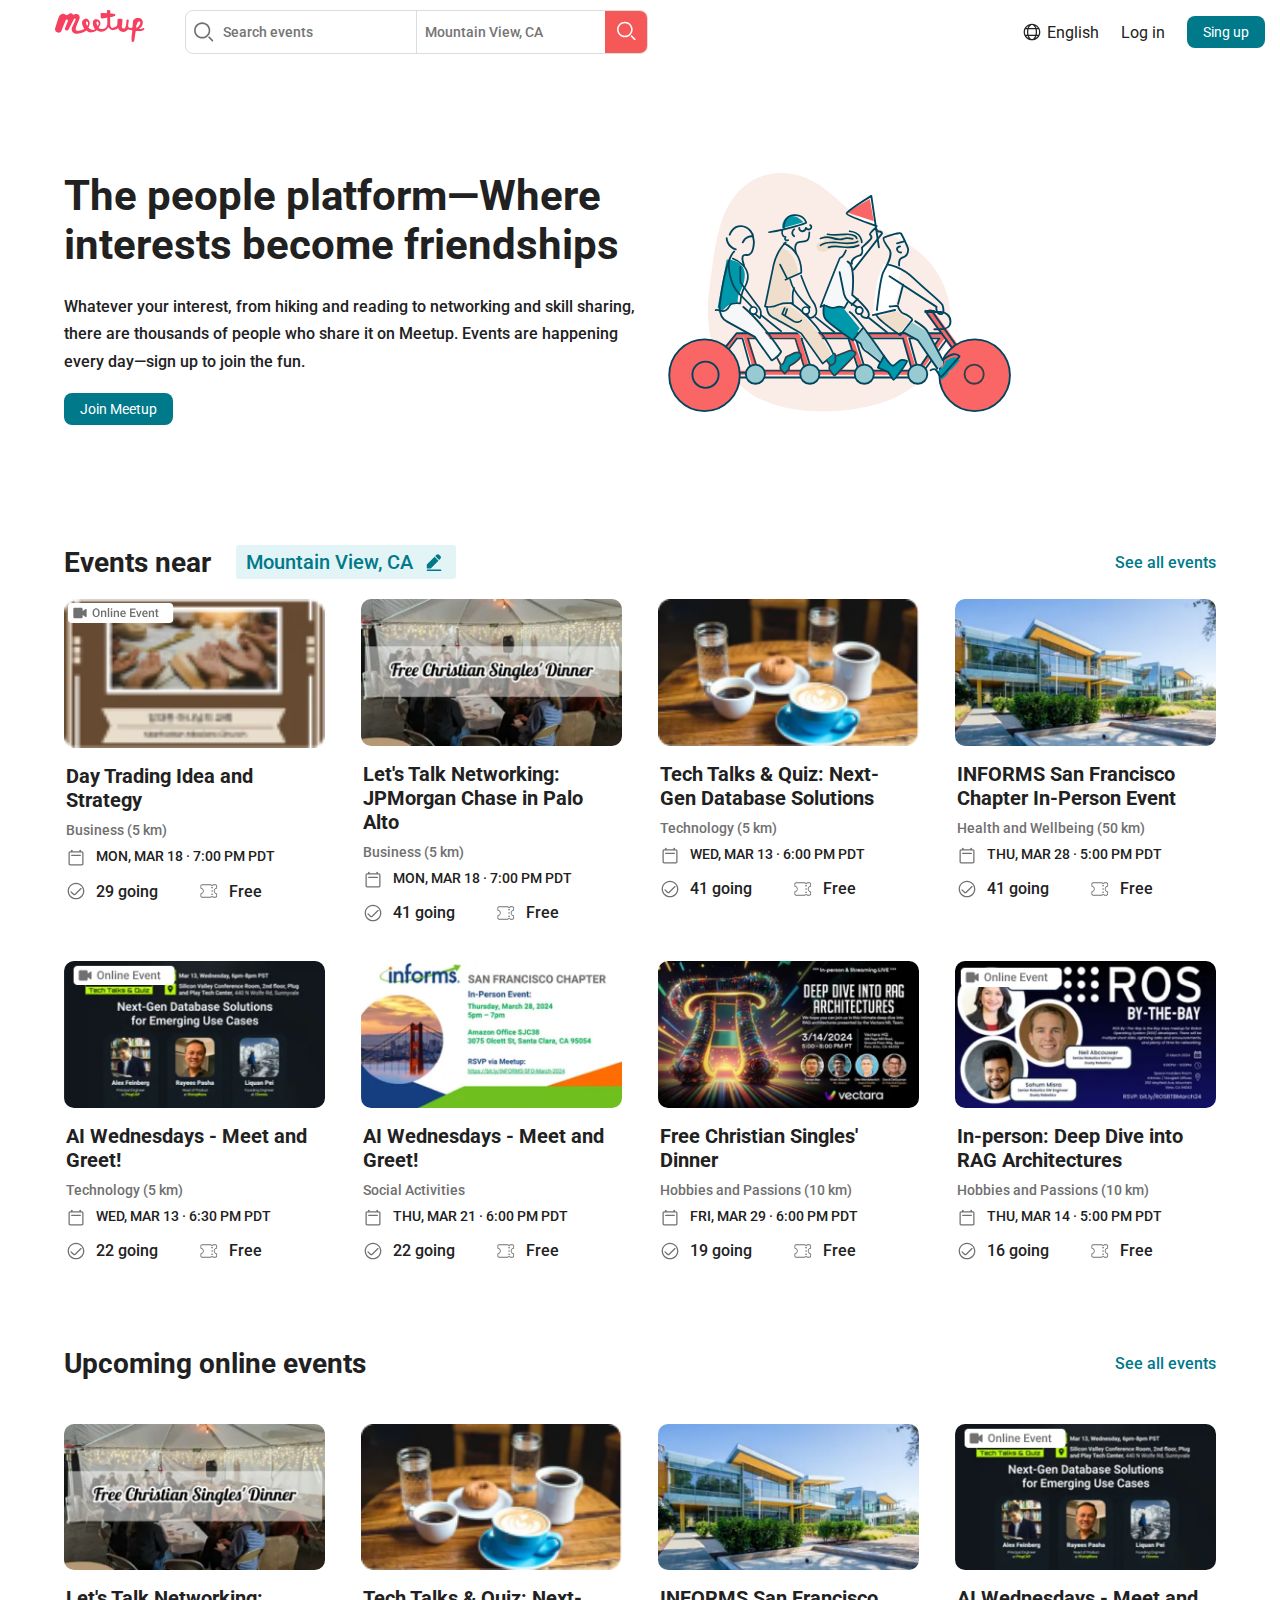
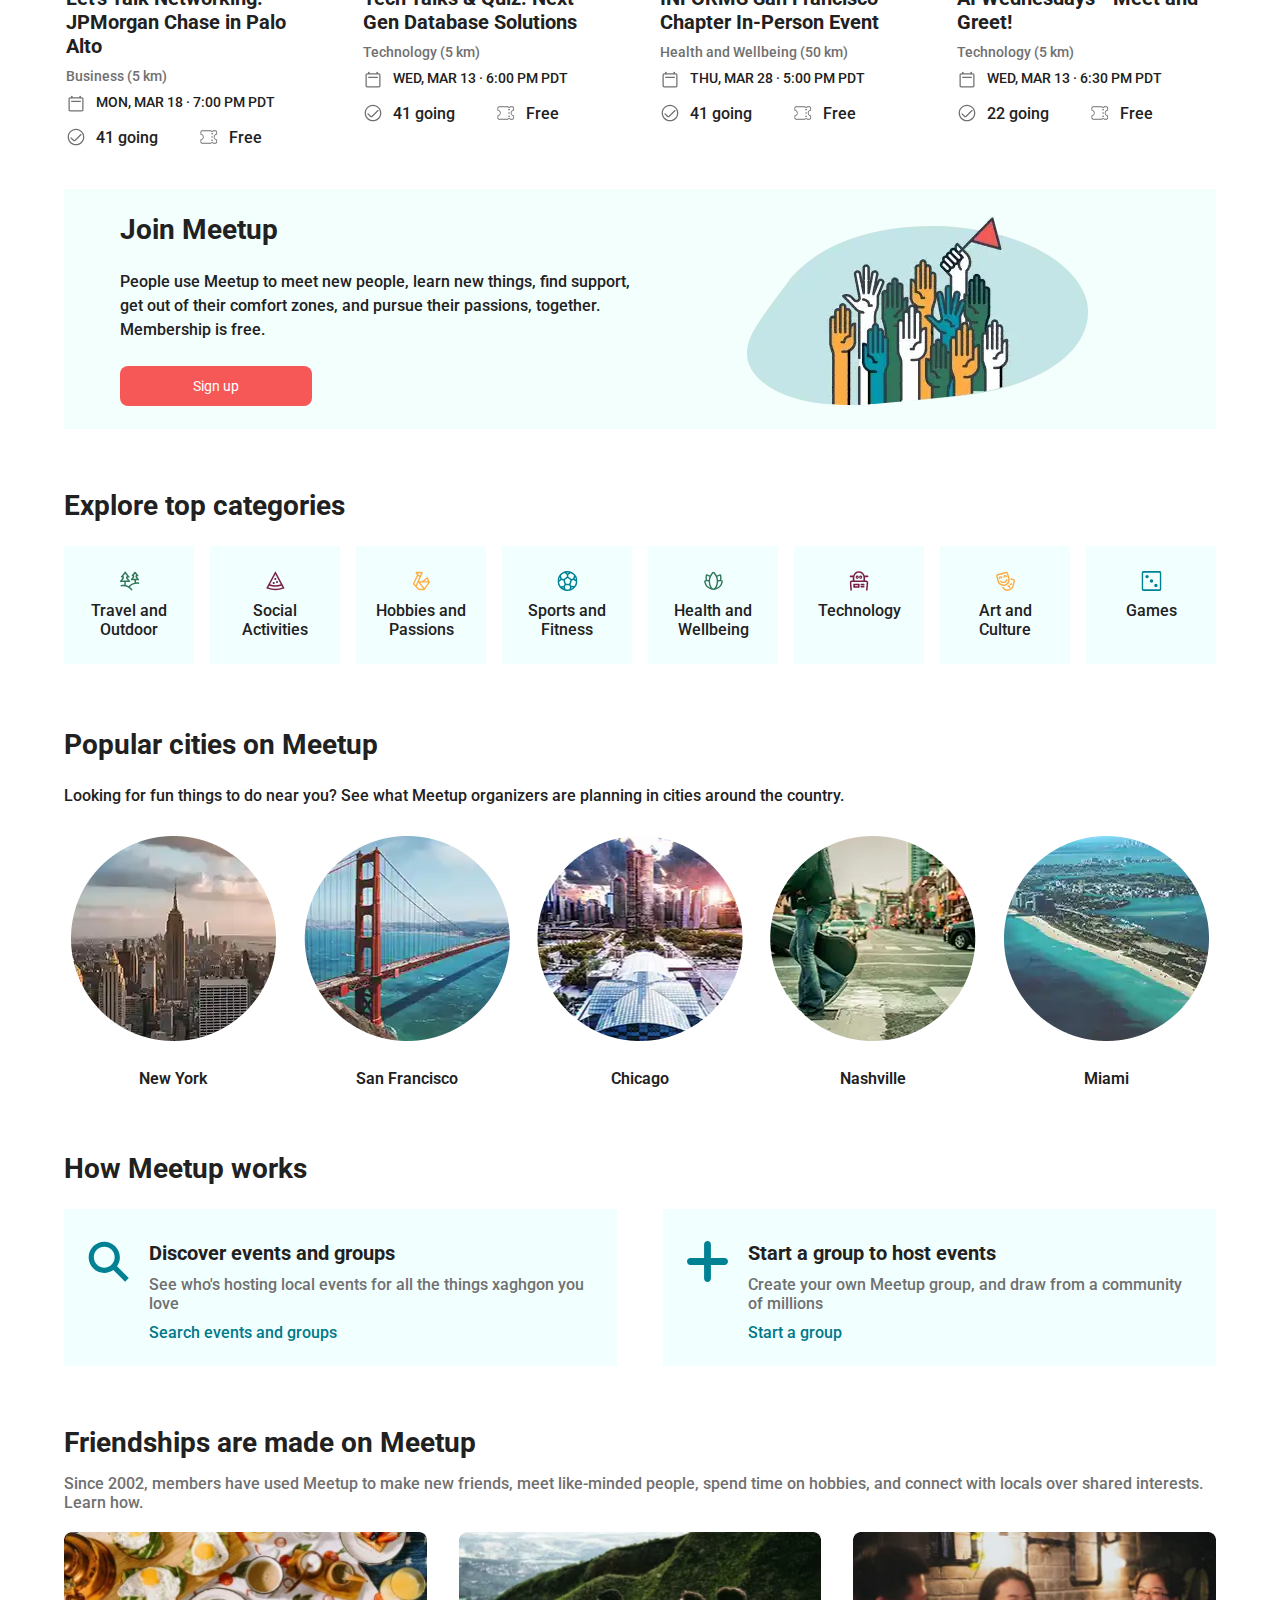
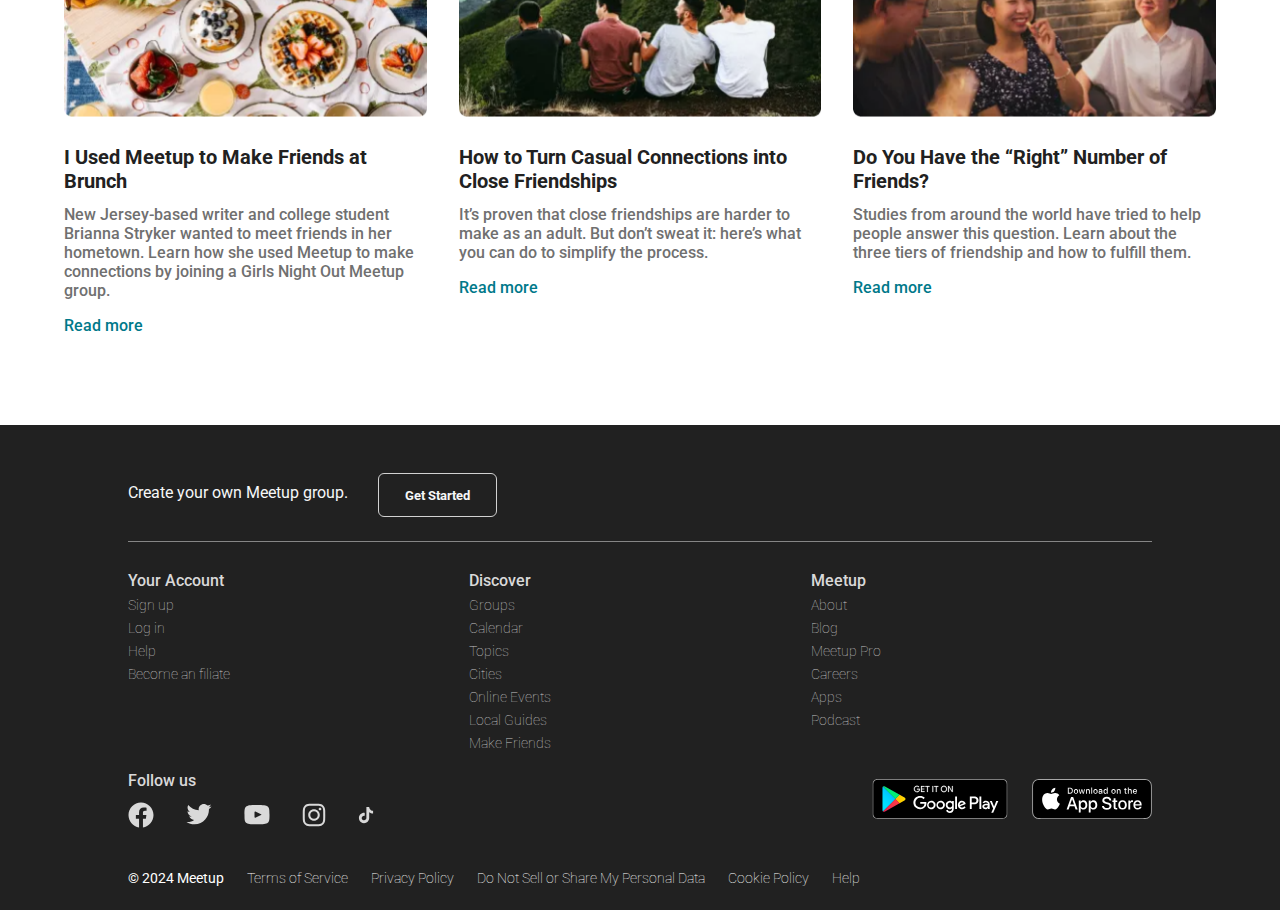
<file: index.html>
<!DOCTYPE html>
<html lang="en">
  <head>
    <meta charset="UTF-8" />
    <meta name="viewport" content="width=device-width, initial-scale=1.0" />
    <title>Document</title>
    <link rel="stylesheet" href="./css/styles.css" />
    <link rel="preconnect" href="https://fonts.googleapis.com" />
    <link rel="preconnect" href="https://fonts.gstatic.com" crossorigin />
    <link
      href="https://fonts.googleapis.com/css2?family=Roboto:ital,wght@0,100;0,300;0,400;0,500;0,700;0,900;1,100;1,300;1,400;1,500;1,700;1,900&display=swap"
      rel="stylesheet"
    />
  </head>
  <body>
    <section class="main">
      <div class="main-header">
        <div class="header">
          <div class="header_left">
            <div class="header_left-logo">
              <a href="second.html">
                <img src="./icons/Vector.svg" alt="" />
              </a>
            </div>
            <form class="header_left-form">
              <div class="header_left-inp">
                <img src="./icons/VectorSearch.svg" alt="img" />
                <input
                  class="small-p"
                  type="text"
                  placeholder="Search events"
                />
              </div>
              <div class="header_left-inp2">
                <input
                  class="small-p"
                  type="text"
                  placeholder="Mountain View, CA"
                />
                <button class="header_left-btn">
                  <img src="./icons/VectorSS.svg" alt="" />
                </button>
              </div>
            </form>
          </div>

          <div class="header_right">
            <div class="header_right-language">
              <img src="./icons/SVG.svg" alt="" />
              <a class="head-a" href="#">English</a>
            </div>
            <div class="header_right-link">
              <a href="#" id="login-trigger">Log in</a>
            </div>
            <button class="btn Sing-up">Sing up</button>
          </div>
        </div>

        <div class="header_plus">
          <div class="header_left-inp3">
            <div class="header_left-inp2-cont">
              <img src="./icons/VectorSearch.svg" alt="img" />
              <input class="small-p" type="text" placeholder="Search events" />
            </div>
            <button class="header_left-btn2">
              <img src="./icons/VectorSS.svg" alt="" />
            </button>
          </div>
        </div>
      </div>
    </section>

    <section class="main">
      <div class="container">
        <div class="main-1">
          <div class="main-1-left">
            <h1>The people platform—Where interests become friendships</h1>
            <p>
              Whatever your interest, from hiking and reading to networking and
              skill sharing, there are thousands of people who share it on
              Meetup. Events are happening every day—sign up to join the fun.
            </p>
            <div class="main-1_btn">
              <a href="second.html" class="btn">Join Meetup</a>
            </div>
          </div>
          <div class="main-1-right">
            <img src="./icons/irl_event.svg.svg" alt="" />
          </div>
        </div>
        <div class="main-2">
          <h1>The people platform—Where interests become friendships</h1>
          <p>
            Whatever your interest, from hiking and reading to networking and
            skill sharing, there are thousands of people who share it on Meetup.
            Events are happening every day—sign up to join the fun.
          </p>
          <div class="main-1-right">
            <img src="./icons/irl_event.svg.svg" alt="" />
          </div>
        </div>
      </div>
    </section>

    <section class="main">
      <div class="container">
        <div class="event">
          <div class="event_title">
            <div class="event_title-title">
              <h2>Events near</h2>
              <div class="event_title-notes">
                <div class="event_title-city">
                  <p>Mountain View, CA</p>
                  <img src="./icons/Link → SVG.svg" alt="" />
                </div>
              </div>
            </div>

            <div class="event_title-link">
              <a href="#">See all events</a>
            </div>
          </div>

          <div class="event_grid">
            <a
              href="https://www.investopedia.com/articles/trading/06/daytradingretail.asp"
            >

              <div class="event_grid-cont cont1">
                <div class="event_grids-img">
                  <img
                    class="cont_grig-img"
                    src="./img/event_518898207.webp.png"
                    alt=""
                  />
                  <div class="event_grid-absolut-box">                   
                      <img src="./icons/Online Event.svg" alt="" />                  
                  </div>
                </div>
                <div class="event_grid-text">
                  <h3>Day Trading Idea and Strategy</h3>
                  <p class="small-p">Business (5 km)</p>
                  <div class="cont_small-up">
                    <img src="./icons/SVG31.svg" alt="" />
                    <p class="small-up">Mon, Mar 18 · 7:00 PM PDT</p>
                  </div>
                  <div class="cont_small-free">
                    <div class="small_going going">
                      <img src="./icons/SVG33.svg" alt="" />
                      <p>29 going</p>
                    </div>
                    <div class="small_free going">
                      <img src="./icons/SVG32.svg" alt="" />
                      <p>Free</p>
                    </div>
                  </div>
                  <div class="event_grid-text-attendes1">
                    <p class="small-p small-p-new">99 attendees</p>
                    <img src="./icons/VectorAttendes.svg" alt="" />
                  </div>
                </div>

                <div class="event_grid-text-new">
                  <div class="cont_small-up">
                    <p class="small-up">Mon, Mar 18 · 7:00 PM PDT</p>
                  </div>
                  <h3>Day Trading Idea and Strategy</h3>
                  <p class="small-p">Business (5 km)</p>

                  <div class="cont_small-free">
                    <div class="small_going going">
                      <img src="./icons/SVG51.svg" alt="" />
                      <p>Online</p>
                    </div>
                  </div>
                  <div class="event_grid-text-attendes1">
                    <p class="small-p small-p-new">99 attendees</p>
                    <img src="./icons/VectorAttendes.svg" alt="" />
                  </div>
                </div>

                

              </div>
            </a>

            <a
              href="https://www.linkedin.com/posts/justinmarklawrence_lets-talk-engineering-networking-jpmorgan-activity-7167399121853538304-1r3Z"
            >
              <div class="event_grid-cont cont2" id="event-2">
                <div class="event_grids-img">
                  <img
                    class="cont_grig-img"
                    src="./img/event_519189715.webp.png"
                    alt=""
                  />
                </div>
                <div class="event_grid-text">
                  <h3>Let's Talk Networking: JPMorgan Chase in Palo Alto</h3>
                  <p class="small-p">Business (5 km)</p>
                  <div class="cont_small-up">
                    <img src="./icons/SVG31.svg" alt="" />
                    <p class="small-up">Mon, Mar 18 · 7:00 PM PDT</p>
                  </div>
                  <div class="cont_small-free">
                    <div class="small_going going">
                      <img src="./icons/SVG33.svg" alt="" />
                      <p>41 going</p>
                    </div>
                    <div class="small_free going">
                      <img src="./icons/SVG32.svg" alt="" />
                      <p>Free</p>
                    </div>
                  </div>
                </div>

                <div class="event_grid-text-new">
                  <div class="cont_small-up">
                    <p class="small-up">Mon, Mar 18 · 7:00 PM PDT</p>
                  </div>
                  <h3>Day Trading Idea and Strategy</h3>
                  <p class="small-p">Business (5 km)</p>

                  <div class="cont_small-free">
                    <div class="small_going going">
                      <img src="./icons/SVG51.svg" alt="" />
                      <p>Online</p>
                    </div>
                  </div>
                  <p class="small-p small-p-new">99 attendees</p>
                </div>
              </div>
            </a>

            <a href="https://www.aicamp.ai/event/eventdetails/W2024031318">
              <div class="event_grid-cont cont3">
                <div class="event_grids-img">
                  <img
                    class="cont_grig-img"
                    src="./img/event_519218942.webp.png"
                    alt=""
                  />
                </div>
                <div class="event_grid-text">
                  <h3>Tech Talks & Quiz: Next- Gen Database Solutions</h3>
                  <p class="small-p">Technology (5 km)</p>
                  <div class="cont_small-up">
                    <img src="./icons/SVG31.svg" alt="" />
                    <p class="small-up">Wed, Mar 13 · 6:00 PM PDT</p>
                  </div>
                  <div class="cont_small-free">
                    <div class="small_going going">
                      <img src="./icons/SVG33.svg" alt="" />
                      <p>41 going</p>
                    </div>
                    <div class="small_free going">
                      <img src="./icons/SVG32.svg" alt="" />
                      <p>Free</p>
                    </div>
                  </div>
                </div>

                <div class="event_grid-text-new">
                  <div class="cont_small-up">
                    <p class="small-up">Mon, Mar 18 · 7:00 PM PDT</p>
                  </div>
                  <h3>Day Trading Idea and Strategy</h3>
                  <p class="small-p">Business (5 km)</p>

                  <div class="cont_small-free">
                    <div class="small_going going">
                      <img src="./icons/SVG51.svg" alt="" />
                      <p>Online</p>
                    </div>
                  </div>
                  <p class="small-p small-p-new">99 attendees</p>
                </div>
              </div>
            </a>

            <a
              href="https://www.amaconferencecenters.org/san-francisco/?gad_source=1&gclid=Cj0KCQjwltKxBhDMARIsAG8KnqWn8Hqvr7nVqySHVLEWSzUXsM8-EbKjZupFlp6-6C9P8r0vrR8QNYoaAh2QEALw_wcB"
            >
              <div class="event_grid-cont cont4">
                <div class="event_grids-img">
                  <img
                    class="cont_grig-img"
                    src="./img/event_519345287.webp.png"
                    alt=""
                  />
                </div>
                <div class="event_grid-text">
                  <h3>INFORMS San Francisco Chapter In-Person Event</h3>
                  <p class="small-p">Health and Wellbeing (50 km)</p>
                  <div class="cont_small-up">
                    <img src="./icons/SVG31.svg" alt="" />
                    <p class="small-up">Thu, Mar 28 · 5:00 PM PDT</p>
                  </div>
                  <div class="cont_small-free">
                    <div class="small_going going">
                      <img src="./icons/SVG33.svg" alt="" />
                      <p>41 going</p>
                    </div>
                    <div class="small_free going">
                      <img src="./icons/SVG32.svg" alt="" />
                      <p>Free</p>
                    </div>
                  </div>
                </div>

                <div class="event_grid-text-new">
                  <div class="cont_small-up">
                    <p class="small-up">Thu, Mar 28 · 5:00 PM PDT</p>
                  </div>
                  <h3>INFORMS San Francisco Chapter In-Person Event</h3>
                  <p class="small-p">Health and Wellbeing (50 km)</p>

                  <div class="cont_small-free">
                    <div class="small_going going">
                      <img src="./icons/SVG51.svg" alt="" />
                      <p>Online</p>
                    </div>
                  </div>
                  <p class="small-p small-p-new">22 attendees</p>
                </div>
              </div>
            </a>

            <a
              href="https://www.ai-expo.net/europe/?gad_source=1&gclid=Cj0KCQjwltKxBhDMARIsAG8KnqXBfc4pge3GqHrnPZhh2WqTTLk8N8GJG8SPHsghFjtrGuBOY4_xUngaAjHMEALw_wcB"
            >
              <div class="event_grid-cont cont5">
                <div class="event_grids-img">
                  <img
                    class="cont_grig-img"
                    src="./img/event_519446442.webp.png"
                    alt=""
                  />
                </div>
                <div class="event_grid-text">
                  <h3>AI Wednesdays - Meet and Greet!</h3>
                  <p class="small-p">Technology (5 km)</p>
                  <div class="cont_small-up">
                    <img src="./icons/SVG31.svg" alt="" />
                    <p class="small-up">Wed, Mar 13 · 6:30 PM PDT</p>
                  </div>
                  <div class="cont_small-free">
                    <div class="small_going going">
                      <img src="./icons/SVG33.svg" alt="" />
                      <p>22 going</p>
                    </div>
                    <div class="small_free going">
                      <img src="./icons/SVG32.svg" alt="" />
                      <p>Free</p>
                    </div>
                  </div>
                </div>

                <div class="event_grid-text-new">
                  <div class="cont_small-up">
                    <p class="small-up">Wed, Mar 13 · 6:30 PM PDT</p>
                  </div>
                  <h3>AI Wednesdays - Meet and Greet!</h3>
                  <p class="small-p">Technology (5 km)</p>

                  <div class="cont_small-free">
                    <div class="small_going going">
                      <img src="./icons/SVG51.svg" alt="" />
                      <p>Online</p>
                    </div>
                  </div>
                  <p class="small-p small-p-new">22 attendees</p>
                </div>
              </div>
            </a>

            <a href="https://www.meetup.com/ai-wednesdays/">
              <div class="event_grid-cont cont6">
                <div class="event_grids-img">
                  <img
                    class="cont_grig-img"
                    src="./img/event_519596732.webp.png"
                    alt=""
                  />
                </div>
                <div class="event_grid-text">
                  <h3>AI Wednesdays - Meet and Greet!</h3>
                  <p class="small-p">Social Activities</p>
                  <div class="cont_small-up">
                    <img src="./icons/SVG31.svg" alt="" />
                    <p class="small-up">Thu, Mar 21 · 6:00 PM PDT</p>
                  </div>
                  <div class="cont_small-free">
                    <div class="small_going going">
                      <img src="./icons/SVG33.svg" alt="" />
                      <p>22 going</p>
                    </div>
                    <div class="small_free going">
                      <img src="./icons/SVG32.svg" alt="" />
                      <p>Free</p>
                    </div>
                  </div>
                </div>

                <div class="event_grid-text-new">
                  <div class="cont_small-up">
                    <p class="small-up">Thu, Mar 21 · 6:00 PM PDT</p>
                  </div>
                  <h3>AI Wednesdays - Meet and Greet!</h3>
                  <p class="small-p">Social Activities</p>

                  <div class="cont_small-free">
                    <div class="small_going going">
                      <img src="./icons/SVG51.svg" alt="" />
                      <p>Online</p>
                    </div>
                  </div>
                  <p class="small-p small-p-new">22 attendees</p>
                </div>
              </div>
            </a>

            <a
              href="https://www.eventbrite.com/e/free-christian-singles-dinner-tickets-572041771337"
            >
              <div class="event_grid-cont cont7">
                <div class="event_grids-img">
                  <img
                    class="cont_grig-img"
                    src="./img/event_519614558.webp.png"
                    alt=""
                  />
                </div>
                <div class="event_grid-text">
                  <h3>Free Christian Singles' Dinner</h3>
                  <p class="small-p">Hobbies and Passions (10 km)</p>
                  <div class="cont_small-up">
                    <img src="./icons/SVG31.svg" alt="" />
                    <p class="small-up">Fri, Mar 29 · 6:00 PM PDT</p>
                  </div>
                  <div class="cont_small-free">
                    <div class="small_going going">
                      <img src="./icons/SVG33.svg" alt="" />
                      <p>19 going</p>
                    </div>
                    <div class="small_free going">
                      <img src="./icons/SVG32.svg" alt="" />
                      <p>Free</p>
                    </div>
                  </div>
                </div>

                <div class="event_grid-text-new">
                  <div class="cont_small-up">
                    <p class="small-up">Fri, Mar 29 · 6:00 PM PDT</p>
                  </div>
                  <h3>Free Christian Singles' Dinner</h3>
                  <p class="small-p">Hobbies and Passions (10 km)</p>

                  <div class="cont_small-free">
                    <div class="small_going going">
                      <img src="./icons/SVG51.svg" alt="" />
                      <p>Online</p>
                    </div>
                  </div>
                  <p class="small-p small-p-new">19 attendees</p>
                </div>
              </div>
            </a>

            <a href="https://www.crowdcast.io/c/0twktt8eklrp">
              <div class="event_grid-cont cont8">
                <div class="event_grids-img">
                  <img
                    class="cont_grig-img"
                    src="./img/event_519616239.webp.png"
                    alt=""
                  />
                </div>
                <div class="event_grid-text">
                  <h3>In-person: Deep Dive into RAG Architectures</h3>
                  <p class="small-p">Hobbies and Passions (10 km)</p>
                  <div class="cont_small-up">
                    <img src="./icons/SVG31.svg" alt="" />
                    <p class="small-up">Thu, Mar 14 · 5:00 PM PDT</p>
                  </div>
                  <div class="cont_small-free">
                    <div class="small_going going">
                      <img src="./icons/SVG33.svg" alt="" />
                      <p>16 going</p>
                    </div>
                    <div class="small_free going">
                      <img src="./icons/SVG32.svg" alt="" />
                      <p>Free</p>
                    </div>
                  </div>
                </div>

                <div class="event_grid-text-new">
                  <div class="cont_small-up">
                    <p class="small-up">Thu, Mar 14 · 5:00 PM PDT</p>
                  </div>
                  <h3>In-person: Deep Dive into RAG Architectures</h3>
                  <p class="small-p">Hobbies and Passions (10 km)</p>

                  <div class="cont_small-free">
                    <div class="small_going going">
                      <img src="./icons/SVG51.svg" alt="" />
                      <p>Online</p>
                    </div>
                  </div>
                  <p class="small-p small-p-new">16 attendees</p>
                </div>
              </div>
            </a>
          </div>

          <div class="event_title event_title2">
            <div class="event_title-title">
              <h2>Upcoming online events</h2>
            </div>
            <div class="event_title-link">
              <a href="#">See all events</a>
            </div>
          </div>

          <div class="event_grid1 event_grid">
            <div class="event_grid-cont cont1">
              <div class="event_grids-img">
                <img
                  class="cont_grig-img"
                  src="./img/event_519189715.webp.png"
                  alt=""
                />
              </div>
              <div class="event_grid-text">
                <h3>Let's Talk Networking: JPMorgan Chase in Palo Alto</h3>
                <p class="small-p">Business (5 km)</p>
                <div class="cont_small-up">
                  <img src="./icons/SVG31.svg" alt="" />
                  <p class="small-up">Mon, Mar 18 · 7:00 PM PDT</p>
                </div>
                <div class="cont_small-free">
                  <div class="small_going going">
                    <img src="./icons/SVG33.svg" alt="" />
                    <p>41 going</p>
                  </div>
                  <div class="small_free going">
                    <img src="./icons/SVG32.svg" alt="" />
                    <p>Free</p>
                  </div>
                </div>
              </div>

              <div class="event_grid-text-new">
                <div class="cont_small-up">
                  <p class="small-up">Mon, Mar 18 · 7:00 PM PDT</p>
                </div>
                <h3>Day Trading Idea and Strategy</h3>
                <p class="small-p">Business (5 km)</p>

                <div class="cont_small-free">
                  <div class="small_going going">
                    <img src="./icons/SVG51.svg" alt="" />
                    <p>Online</p>
                  </div>
                </div>
                <p class="small-p small-p-new">99 attendees</p>
              </div>
            </div>

            <div class="event_grid-cont cont1">
              <div class="event_grids-img">
                <img
                  class="cont_grig-img"
                  src="./img/event_519218942.webp.png"
                  alt=""
                />
              </div>
              <div class="event_grid-text">
                <h3>Tech Talks & Quiz: Next- Gen Database Solutions</h3>
                <p class="small-p">Technology (5 km)</p>
                <div class="cont_small-up">
                  <img src="./icons/SVG31.svg" alt="" />
                  <p class="small-up">Wed, Mar 13 · 6:00 PM PDT</p>
                </div>
                <div class="cont_small-free">
                  <div class="small_going going">
                    <img src="./icons/SVG33.svg" alt="" />
                    <p>41 going</p>
                  </div>
                  <div class="small_free going">
                    <img src="./icons/SVG32.svg" alt="" />
                    <p>Free</p>
                  </div>
                </div>
              </div>

              <div class="event_grid-text-new">
                <div class="cont_small-up">
                  <p class="small-up">Mon, Mar 18 · 7:00 PM PDT</p>
                </div>
                <h3>Day Trading Idea and Strategy</h3>
                <p class="small-p">Business (5 km)</p>

                <div class="cont_small-free">
                  <div class="small_going going">
                    <img src="./icons/SVG51.svg" alt="" />
                    <p>Online</p>
                  </div>
                </div>
                <p class="small-p small-p-new">99 attendees</p>
              </div>
            </div>

            <div class="event_grid-cont cont4 cont33">
              <div class="event_grids-img">
                <img
                  class="cont_grig-img"
                  src="./img/event_519345287.webp.png"
                  alt=""
                />
              </div>
              <div class="event_grid-text">
                <h3>INFORMS San Francisco Chapter In-Person Event</h3>
                <p class="small-p">Health and Wellbeing (50 km)</p>
                <div class="cont_small-up">
                  <img src="./icons/SVG31.svg" alt="" />
                  <p class="small-up">Thu, Mar 28 · 5:00 PM PDT</p>
                </div>
                <div class="cont_small-free">
                  <div class="small_going going">
                    <img src="./icons/SVG33.svg" alt="" />
                    <p>41 going</p>
                  </div>
                  <div class="small_free going">
                    <img src="./icons/SVG32.svg" alt="" />
                    <p>Free</p>
                  </div>
                </div>
              </div>

              <div class="event_grid-text-new">
                <div class="cont_small-up">
                  <p class="small-up">Thu, Mar 28 · 5:00 PM PDT</p>
                </div>
                <h3>INFORMS San Francisco Chapter In-Person Event</h3>
                <p class="small-p">Health and Wellbeing (50 km)</p>

                <div class="cont_small-free">
                  <div class="small_going going">
                    <img src="./icons/SVG51.svg" alt="" />
                    <p>Online</p>
                  </div>
                </div>
                <p class="small-p small-p-new">22 attendees</p>
              </div>
            </div>

            <div class="event_grid-cont cont5 cont44">
              <div class="event_grids-img">
                <img
                  class="cont_grig-img"
                  src="./img/event_519446442.webp.png"
                  alt=""
                />
              </div>
              <div class="event_grid-text">
                <h3>AI Wednesdays - Meet and Greet!</h3>
                <p class="small-p">Technology (5 km)</p>
                <div class="cont_small-up">
                  <img src="./icons/SVG31.svg" alt="" />
                  <p class="small-up">Wed, Mar 13 · 6:30 PM PDT</p>
                </div>
                <div class="cont_small-free">
                  <div class="small_going going">
                    <img src="./icons/SVG33.svg" alt="" />
                    <p>22 going</p>
                  </div>
                  <div class="small_free going">
                    <img src="./icons/SVG32.svg" alt="" />
                    <p>Free</p>
                  </div>
                </div>
              </div>

              <div class="event_grid-text-new">
                <div class="cont_small-up">
                  <p class="small-up">Wed, Mar 13 · 6:30 PM PDT</p>
                </div>
                <h3>AI Wednesdays - Meet and Greet!</h3>
                <p class="small-p">Technology (5 km)</p>

                <div class="cont_small-free">
                  <div class="small_going going">
                    <img src="./icons/SVG51.svg" alt="" />
                    <p>Online</p>
                  </div>
                </div>
                <p class="small-p small-p-new">22 attendees</p>
              </div>
            </div>

            <!-- ------------------- -->
          </div>
        </div>
      </div>
    </section>

    <section class="main end-box">
      <div class="container">
        <div class="join">
          <div class="join_left">
            <div class="join_left-title">
              <h2 class="join_left-h2">Join Meetup</h2>
            </div>
            <div class="join_left-text">
              <p>
                People use Meetup to meet new people, learn new things, find
                support, get out of their comfort zones, and pursue their
                passions, together. Membership is free.
              </p>
            </div>
            <div class="join_btn-red">
              <button class="btn btn-red">Sign up</button>
            </div>
          </div>

          <div class="join_right">
            <div class="join_left-title2">
              <h2 class="join_left-h2-new join_left-h2">Join Meetup</h2>
            </div>
            <div class="join_right-img">
              <img src="./icons/imageHand.svg" alt="" />
            </div>
            <div class="join_left-text2">
              <p>
                People use Meetup to meet new people, learn new things, find
                support, get out of their comfort zones, and pursue their
                passions, together. Membership is free.
              </p>
            </div>
            <div class="join_btn-red2">
              <button class="new-btn-red">Sign up</button>
            </div>
          </div>
        </div>

        <div class="explore">
          <div class="explore_title">
            <h2 class="join_left-h2">Explore top categories</h2>
          </div>
          <div class="explore_container">
            <div class="explore_cont ex-cont">
              <img src="./icons/travel_and_outdoor.svg.svg" alt="" />
              <p>Travel and Outdoor</p>
            </div>

            <div class="explore_cont ex-cont">
              <img src="./icons/social_activities.svg.svg" alt="" />
              <p>Social Activities</p>
            </div>

            <div class="explore_cont ex-cont">
              <img src="./icons/hobbies_and_passions.svg.svg" alt="" />
              <p>Hobbies and Passions</p>
            </div>

            <div class="explore_cont ex-cont">
              <img src="./icons/sports_and_fitness.svg.svg" alt="" />
              <p>Sports and Fitness</p>
            </div>

            <div class="explore_cont ex-cont">
              <img src="./icons/Vector61.svg" alt="" />
              <p>Health and Wellbeing</p>
            </div>

            <div class="explore_cont ex-cont">
              <img src="./icons/technology.svg.svg" alt="" />
              <p>Technology</p>
            </div>

            <div class="explore_cont ex-cont">
              <img src="./icons/art_and_culture.svg.svg" alt="" />
              <p>Art and Culture</p>
            </div>

            <div class="explore_cont ex-cont">
              <img src="./icons/games.svg fill.svg" alt="" />
              <p>Games</p>
            </div>
          </div>
        </div>

        <div class="popular">
          <h2 class="join_left-h2">Popular cities on Meetup</h2>
          <p>
            Looking for fun things to do near you? See what Meetup organizers
            are planning in cities around the country.
          </p>
          <div class="popular_round">
            <div class="round_cont">
              <div class="round_cont-img">
                <img src="./img/Link → new_york.webp.png" alt="" />
              </div>
              <a href="#">New York</a>
            </div>
            <div class="round_cont">
              <div class="round_cont-img">
                <img src="./img/Link → san_francisco.webp.png" alt="" />
              </div>
              <a href="#">San Francisco</a>
            </div>
            <div class="round_cont">
              <div class="round_cont-img">
                <img src="./img/Link → chicago.webp.png" alt="" />
              </div>
              <a href="#">Chicago</a>
            </div>
            <div class="round_cont">
              <div class="round_cont-img">
                <img src="./img/Link → nashville.webp.png" alt="" />
              </div>
              <a href="#">Nashville</a>
            </div>
            <div class="round_cont round_cont5">
              <div class="round_cont-img">
                <img src="./img/Link → miami.webp.png" alt="" />
              </div>
              <a href="#">Miami</a>
            </div>
          </div>
        </div>

        <h2 class="join_left-h2">How Meetup works</h2>
        <div class="how">
          <div class="how_left how_cont1">
            <div class="how_left-link">
              <img src="./icons/search.svg fill.svg" alt="" />
            </div>
            <div class="how_left-text">
              <h3>Discover events and groups</h3>
              <p>
                See who's hosting local events for all the things xaghgon you
                love
              </p>
              <a class="a_green" href="#">Search events and groups</a>
            </div>
          </div>

          <div class="how_left how_cont1">
            <div class="how_left-link">
              <img src="./icons/plus.svg.svg" alt="" />
            </div>
            <div class="how_left-text">
              <h3>Start a group to host events</h3>
              <p>
                Create your own Meetup group, and draw from a community of
                millions
              </p>
              <a class="a_green" href="#">Start a group</a>
            </div>
          </div>
        </div>

        <div class="friendship_title">
          <h2 class="join_left-h2">Friendships are made on Meetup</h2>
          <p>
            Since 2002, members have used Meetup to make new friends, meet
            like-minded people, spend time on hobbies, and connect with locals
            over shared interests. Learn how.
          </p>
        </div>

        <div class="friendship">
          <div class="friendship_container">
            <div class="friendship_container-img">
              <img src="./img/Link → first_article.webp.png" alt="" />
            </div>
            <h3>I Used Meetup to Make Friends at Brunch</h3>
            <p>
              New Jersey-based writer and college student Brianna Stryker wanted
              to meet friends in her hometown. Learn how she used Meetup to make
              connections by joining a Girls Night Out Meetup group.
            </p>
            <a class="a_green" href="#">Read more</a>
          </div>

          <div class="friendship_container">
            <div class="friendship_container-img">
              <img src="./img/Link → second_article.webp.png" alt="" />
            </div>
            <h3>How to Turn Casual Connections into Close Friendships</h3>
            <p>
              It’s proven that close friendships are harder to make as an adult.
              But don’t sweat it: here’s what you can do to simplify the
              process.
            </p>
            <a class="a_green" href="#">Read more</a>
          </div>

          <div class="friendship_container fr_cont3">
            <div class="friendship_container-img">
              <img src="./img/Link → third_article.webp.png" alt="" />
            </div>
            <h3>Do You Have the “Right” Number of Friends?</h3>
            <p>
              Studies from around the world have tried to help people answer
              this question. Learn about the three tiers of friendship and how
              to fulfill them.
            </p>
            <a class="a_green" href="#">Read more</a>
          </div>
        </div>
      </div>
    </section>

    <footer class="main">
      <div class="foot_main">
        <div class="footer_main">
          <div class="footer_title">
            <p>Create your own Meetup group.</p>
            <button>Get Started</button>
          </div>
          <div class="footer_nav">
            <div class="footer_nav-list">
              <p class="footer-p">Your Account</p>
              <a>Sign up</a>
              <a>Log in</a>
              <a>Help</a>
              <a>Become an filiate</a>
              <a></a>
              <a></a>
              <a></a>
            </div>
            <div class="footer_nav-list">
              <p class="footer-p">Discover</p>
              <a>Groups</a>
              <a>Calendar</a>
              <a>Topics</a>
              <a>Cities</a>
              <a>Online Events</a>
              <a>Local Guides</a>
              <a>Make Friends</a>
            </div>
            <div class="footer_nav-list">
              <p class="footer-p">Meetup</p>
              <a>About</a>
              <a>Blog</a>
              <a>Meetup Pro</a>
              <a>Careers</a>
              <a>Apps</a>
              <a>Podcast</a>
              <a></a>
            </div>
          </div>

          <div class="footer_follow">
            <div class="footer_web">
              <p class="footer-p">Follow us</p>
              <div class="footer_faceb">
                <a href=""><img src="./icons/Vector41.svg" alt="" /></a>
                <a href=""><img src="./icons/Vector42.svg" alt="" /></a>
                <a href=""><img src="./icons/Vector43.svg" alt="" /></a>
                <a href=""><img src="./icons/Vector44.svg" alt="" /></a>
                <a href=""><img src="./icons/Vector45.svg" alt="" /></a>
              </div>
            </div>
            <div class="footer_goit">
              <img src="./icons/download_en-US.svg.svg" alt="" />
              <img src="./icons/GroupApp.svg" alt="" />
            </div>
          </div>

          <div class="footer_end">
            <a class="footer_end-p">© 2024 Meetup</a>
            <p>Terms of Service</p>
            <p>Privacy Policy</p>
            <p>Do Not Sell or Share My Personal Data</p>
            <p>Cookie Policy</p>
            <p>Help</p>
          </div>
          <div class="footer_end-end">
            <p class="footer_end-p">© 2024 Meetup</p>
          </div>
        </div>
      </div>
    </footer>

    <script type="module" src="./main.js"></script>
  </body>
</html>
</file>
<file: css/styles.css>
@import url(header.css);
@import url(footer.css);
@import url(main.css);
@import url(event.css);
@import url(end-join.css);
@import url(explore.css);
@import url(second.css);
@import url(sign-up.css);

* {
  margin: 0;
  padding: 0;
  box-sizing: border-box;
  font-family: "Roboto", sans-serif;
  border: none;
  outline: none;
  text-decoration: none;
  list-style: none;
}

:root {
  --green: #00798a;
  --light-green: #bbe7ed;
  --color-main: #212121;
  --color-light: #707070;
  --color-white-footer: #c5c4c4;
  --color-light-footer: #f6f7f8;
  --bg-red-btn: #f65858;

  --fs-h1: 42px;
  --fs-h2: 28px;
  --fs-h3: 20px;
  --fs-p-small: 14px;

  --darkened-green: #00798ae6;
  --dark-light-green: #97cad1e6;
  --dark-light-green: #e32359e6;

  --light-border: #dcdcdc;
}
body {
  color: var(--color-main);
  background-color: #F5F5F5;
}

.main {
  max-width: 1512px;
  margin: 0 auto;
  background-color: #ffffff;
}
.container {
  max-width: 1196px;
  background-color: #fff;
  margin: 0 auto;
}

h1 {
  font-size: var(--fs-h1);
}
h2 {
  font-size: var(--fs-h2);
}
h3 {
  font-size: var(--fs-h3);
}
a {
  color: var(--color-main);
}
p {
  font-weight: 500;
}
.a_green {
  color: var(--green);
  font-weight: 500;
}
.small-p {
  font-size: var(--fs-p-small);
  color: var(--color-light);
  font-weight: 500;
}
.small-up {
  font-size: var(--fs-p-small);
  color: var(--color-light);
  text-transform: uppercase;
  font-weight: 500;
}
.btn {
  background-color: var(--green);
  color: white;
  border-radius: 8px;
  padding: 8px 16px;
  font-size: var(--fs-p-small);
}
.btn-red {
  background-color: var(--bg-red-btn);
  color: white;
  border-radius: 8px;
  padding: 8px 16px;
  font-size: var(--fs-p-small);
}
button:hover {
  box-shadow: 0 2px 5px #c1c1c1;
}
.btn:hover {
  background-color: var(--darkened-green);
}
.btn-red:hover {
  background-color: #c24367e6;
}
.sec_right-button {
  display: flex;
  justify-content: space-between;
  align-items: center;
  gap: 3px;
  font-size: 14px;
  color: var(--green);
  padding: 5px 10px 5px 18px;
  border: 3px solid var(--green);
  border-radius: 7px;
  font-weight: 600;
}
.how_cont {
  background-color: var(--light-green);
}
@media (max-width: 1400px) {
  .main {
    max-width: 1512px;
  }
  .container {
    width: 90%;
  }
}
</file>
